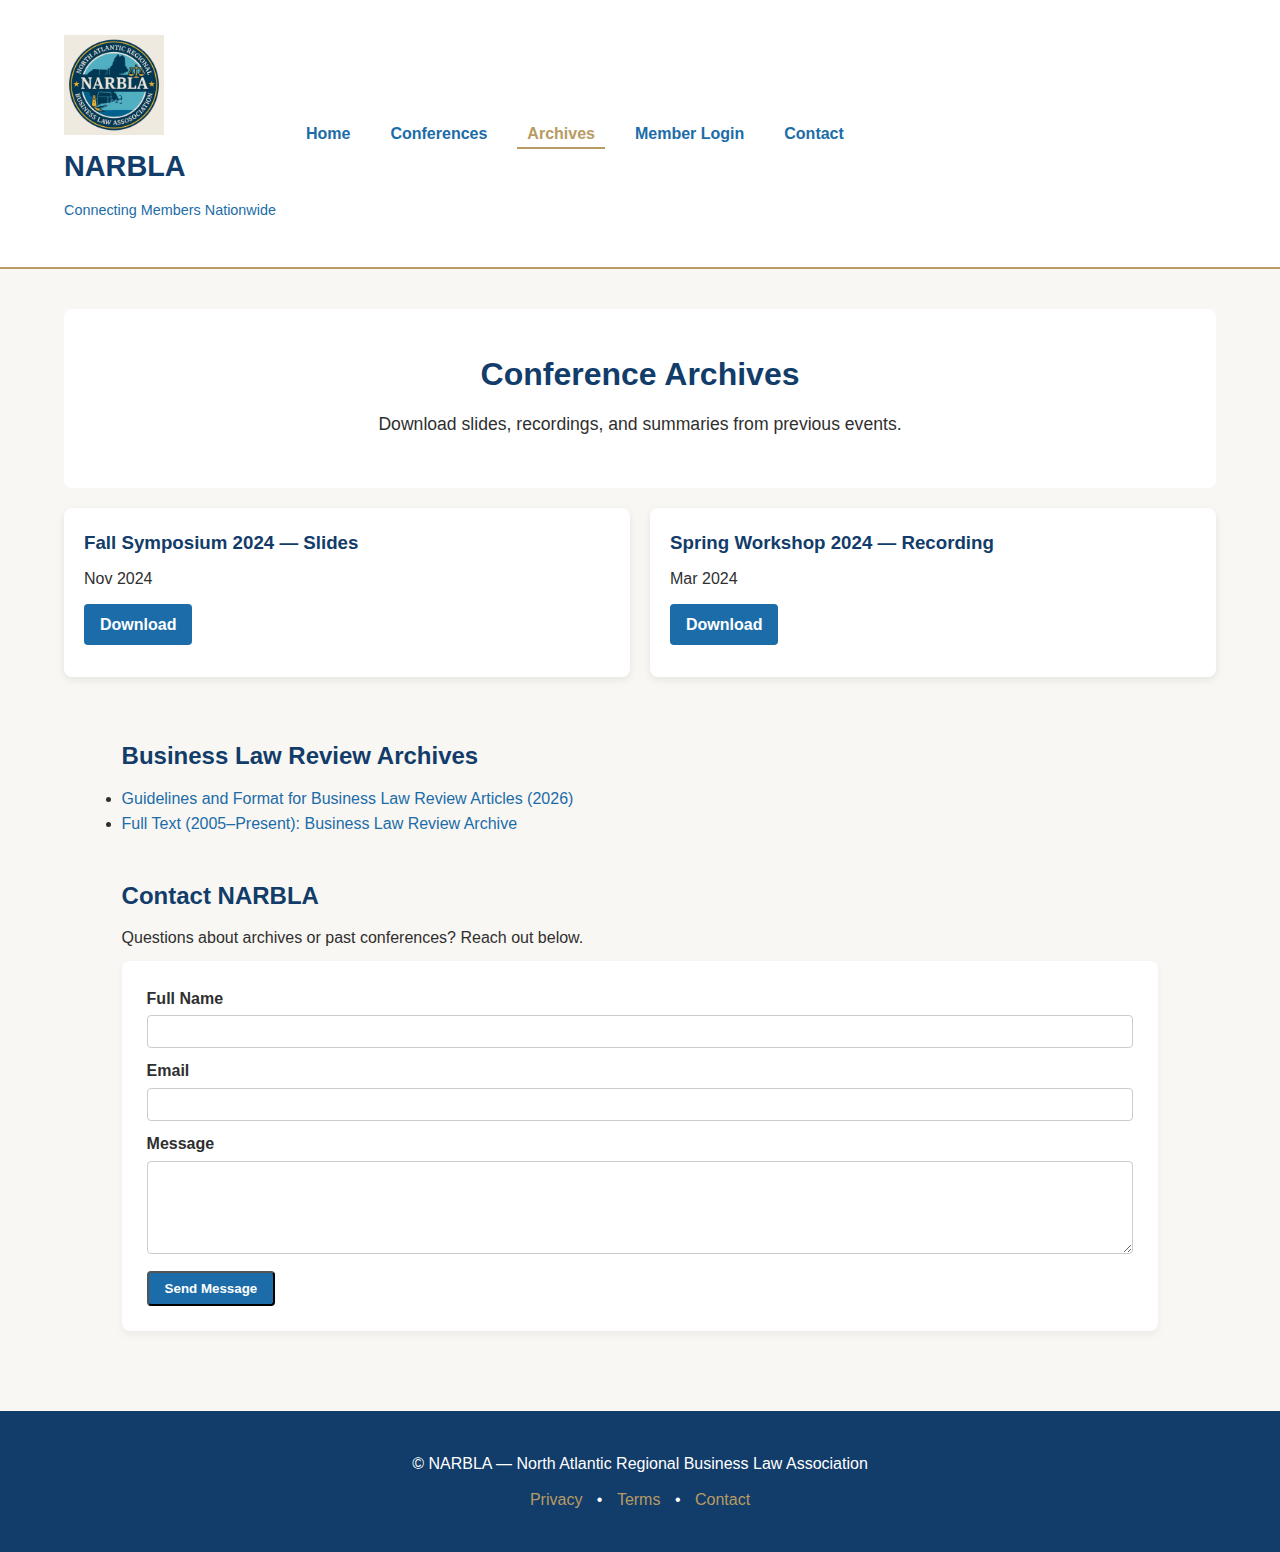
<file: archive.html>
<!DOCTYPE html>
<html lang="en">
  <head>
    <meta charset="utf-8" />
    <meta name="viewport" content="width=device-width, initial-scale=1" />
    <title>Archives — NARBLA</title>
    <meta
      name="description"
      content="Download past NARBLA conference slides, recordings, and Business Law Review archives."
    />
    <link rel="stylesheet" href="css/styles.css" />
  </head>
  <body>
    <header class="site-header">
      <div class="container header-inner">
        <div class="brand centered-logo">
          <img src="narbla-logo.png" alt="NARBLA logo" class="logo" />
          <div class="brand-text">
            <h1>NARBLA</h1>
            <p class="tagline">Connecting Members Nationwide</p>
          </div>
        </div>

        <nav class="main-nav">
          <ul class="nav-list">
            <li><a href="index.html">Home</a></li>
            <li><a href="conferences.html">Conferences</a></li>
            <li><a href="archive.html" class="active">Archives</a></li>
            <li><a href="login.html">Member Login</a></li>
            <li><a href="#contact">Contact</a></li>
          </ul>
        </nav>
      </div>
    </header>

    <main class="container">
      <section class="page-hero">
        <h2>Conference Archives</h2>
        <p>Download slides, recordings, and summaries from previous events.</p>
      </section>

      <section class="archive-list" id="archiveList">
        <!-- Archive items will be inserted here by JavaScript -->
      </section>

      <section class="archives container">
        <h2>Business Law Review Archives</h2>
        <ul>
          <li>
            <a href="guidelines.html"
              >Guidelines and Format for Business Law Review Articles (2026)</a
            >
          </li>
          <li>
            <a
              href="https://www.husson.edu/college-of-business/publications-from-the-cob/businesslawreview"
              target="_blank"
              >Full Text (2005–Present): Business Law Review Archive</a
            >
          </li>
        </ul>
      </section>

      <section id="contact" class="contact container">
        <h2>Contact NARBLA</h2>
        <p>Questions about archives or past conferences? Reach out below.</p>
        <form
          action="https://formspree.io/f/YOUR_FORM_ID"
          method="POST"
          class="form"
        >
          <label>Full Name<input type="text" name="name" required /></label>
          <label>Email<input type="email" name="_replyto" required /></label>
          <label
            >Message<textarea name="message" rows="5" required></textarea>
          </label>
          <button type="submit" class="btn">Send Message</button>
        </form>
      </section>
    </main>

    <footer class="site-footer">
      <div class="container footer-inner">
        <p>
          &copy; <span id="year"></span> NARBLA — North Atlantic Regional
          Business Law Association
        </p>
        <nav class="footer-nav">
          <a href="#">Privacy</a> • <a href="#">Terms</a> •
          <a href="#">Contact</a>
        </nav>
      </div>
    </footer>

    <button id="backToTop" title="Back to Top">↑</button>

    <script>
      document.addEventListener("DOMContentLoaded", () => {
        const archives = [
          { title: "Fall Symposium 2024 — Slides", date: "Nov 2024", url: "#" },
          {
            title: "Spring Workshop 2024 — Recording",
            date: "Mar 2024",
            url: "#",
          },
        ];
        const list = document.getElementById("archiveList");
        archives.forEach((a) => {
          const div = document.createElement("div");
          div.className = "archive-item";
          div.innerHTML = `
          <h3>${a.title}</h3>
          <p>${a.date}</p>
          <p><a href="${a.url}" class="btn">Download</a></p>
        `;
          list.appendChild(div);
        });
      });
    </script>
  </body>
</html>
</file>
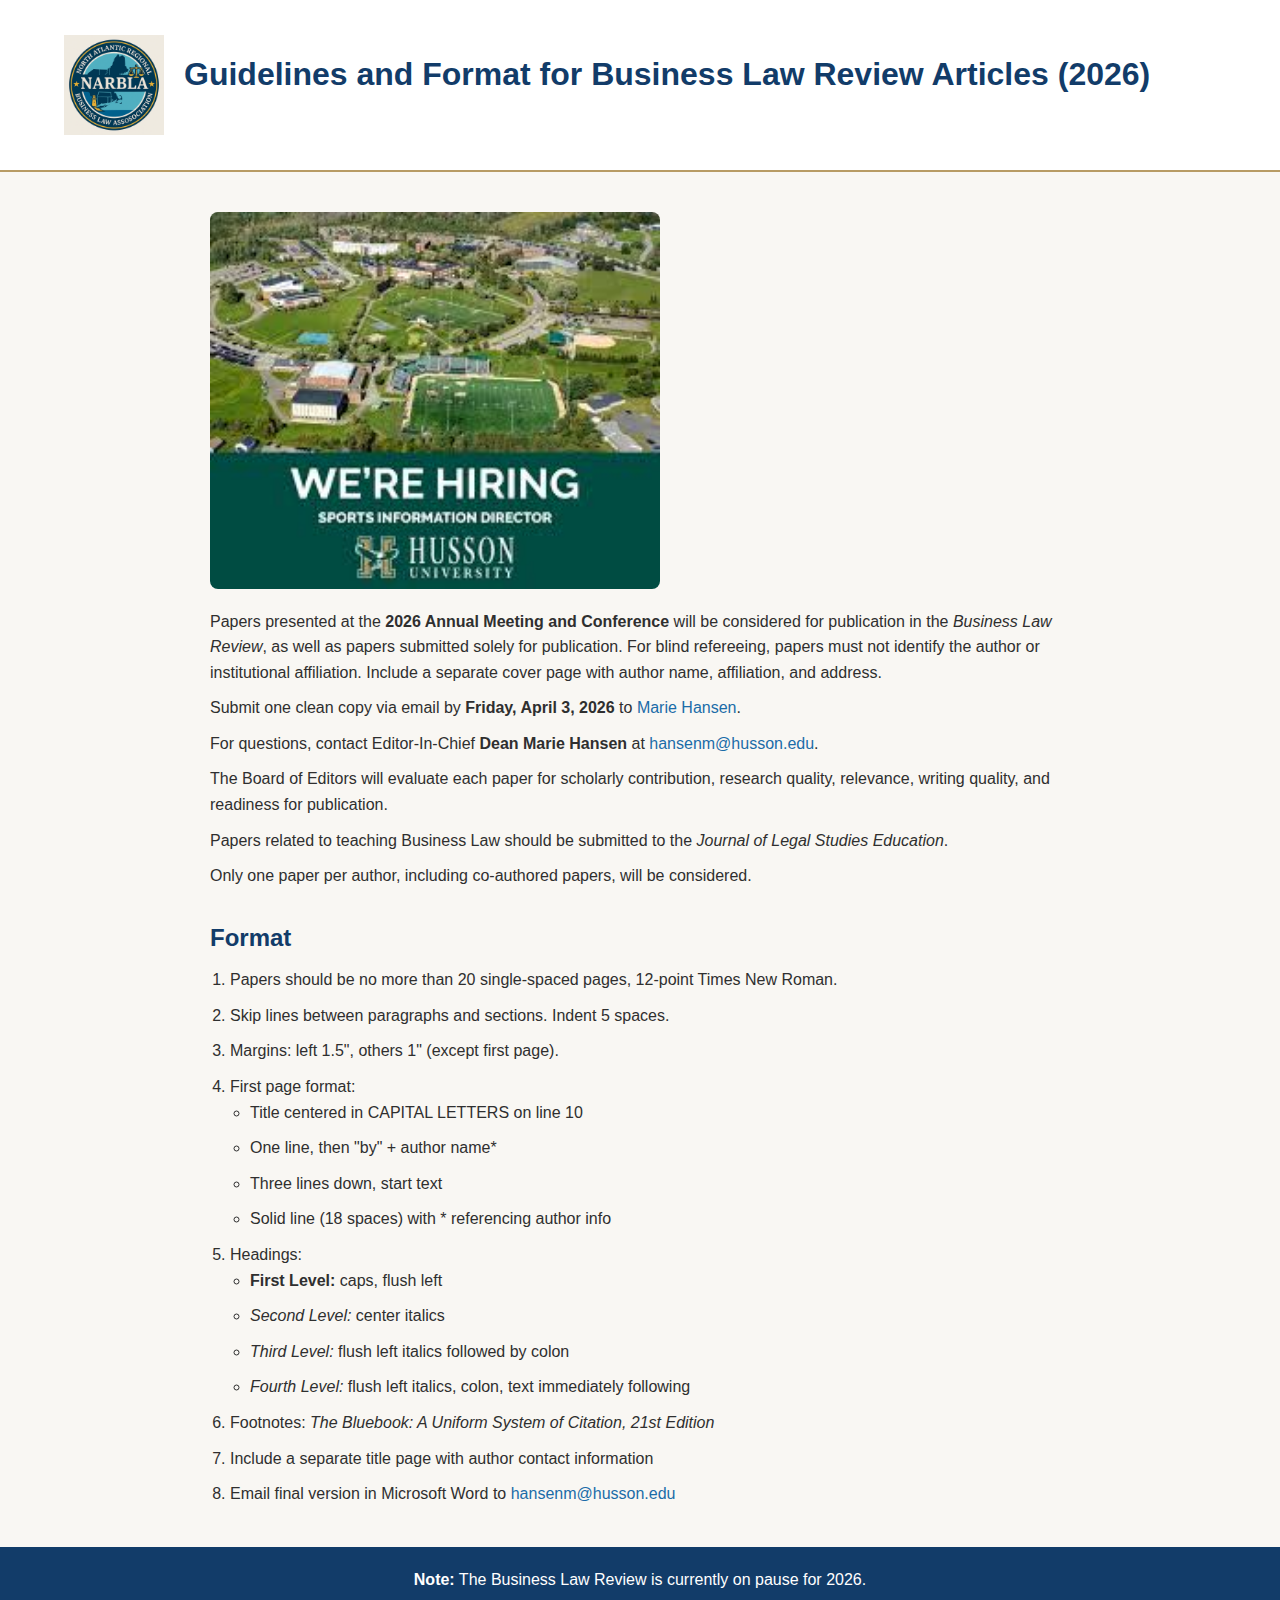
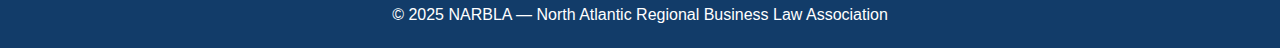
<file: guidelines.html>
<!DOCTYPE html>
<html lang="en">
  <head>
    <meta charset="UTF-8" />
    <meta name="viewport" content="width=device-width, initial-scale=1.0" />
    <title>Guidelines — Business Law Review 2026 | NARBLA</title>
    <link rel="stylesheet" href="css/styles.css" />
    <style>
      main {
        max-width: 900px;
        margin: 40px auto;
        padding: 0 20px;
      }
      h1,
      h2 {
        color: #123c69;
      }
      h1 {
        text-align: center;
        margin-bottom: 20px;
      }
      section {
        margin-bottom: 30px;
      }
      ol,
      ul {
        margin-left: 20px;
      }
      li {
        margin-bottom: 10px;
      }
      a {
        color: #1b6ca8;
        text-decoration: none;
      }
      a:hover {
        text-decoration: underline;
      }
      footer {
        background: #123c69;
        color: white;
        text-align: center;
        padding: 20px;
        margin-top: 40px;
      }
      .guidelines-banner {
        width: 100%;
        height: auto;
        border-radius: 8px;
        margin: 20px 0;
      }
    </style>
  </head>
  <body>
    <header class="site-header">
      <div class="container header-inner">
        <img src="narbla-logo.png" alt="NARBLA logo" class="logo" />
        <h1>Guidelines and Format for Business Law Review Articles (2026)</h1>
      </div>
    </header>

    <main>
      <img
        src="guidelines.png"
        alt="Guidelines Banner"
        class="guidelines-banner"
      />

      <section>
        <p>
          Papers presented at the
          <strong>2026 Annual Meeting and Conference</strong> will be considered
          for publication in the <em>Business Law Review</em>, as well as papers
          submitted solely for publication. For blind refereeing, papers must
          not identify the author or institutional affiliation. Include a
          separate cover page with author name, affiliation, and address.
        </p>
        <p>
          Submit one clean copy via email by
          <strong>Friday, April 3, 2026</strong> to
          <a href="mailto:hansenm@husson.edu">Marie Hansen</a>.
        </p>
        <p>
          For questions, contact Editor-In-Chief
          <strong>Dean Marie Hansen</strong> at
          <a href="mailto:hansenm@husson.edu">hansenm@husson.edu</a>.
        </p>
        <p>
          The Board of Editors will evaluate each paper for scholarly
          contribution, research quality, relevance, writing quality, and
          readiness for publication.
        </p>
        <p>
          Papers related to teaching Business Law should be submitted to the
          <em>Journal of Legal Studies Education</em>.
        </p>
        <p>
          Only one paper per author, including co-authored papers, will be
          considered.
        </p>
      </section>

      <section>
        <h2>Format</h2>
        <ol>
          <li>
            Papers should be no more than 20 single-spaced pages, 12-point Times
            New Roman.
          </li>
          <li>Skip lines between paragraphs and sections. Indent 5 spaces.</li>
          <li>Margins: left 1.5", others 1" (except first page).</li>
          <li>
            First page format:
            <ul>
              <li>Title centered in CAPITAL LETTERS on line 10</li>
              <li>One line, then "by" + author name*</li>
              <li>Three lines down, start text</li>
              <li>Solid line (18 spaces) with * referencing author info</li>
            </ul>
          </li>
          <li>
            Headings:
            <ul>
              <li><strong>First Level:</strong> caps, flush left</li>
              <li><em>Second Level:</em> center italics</li>
              <li>
                <em>Third Level:</em> flush left italics followed by colon
              </li>
              <li>
                <em>Fourth Level:</em> flush left italics, colon, text
                immediately following
              </li>
            </ul>
          </li>
          <li>
            Footnotes:
            <em>The Bluebook: A Uniform System of Citation, 21st Edition</em>
          </li>
          <li>Include a separate title page with author contact information</li>
          <li>
            Email final version in Microsoft Word to
            <a href="mailto:hansenm@husson.edu">hansenm@husson.edu</a>
          </li>
        </ol>
      </section>
    </main>

    <footer>
      <p>
        <strong>Note:</strong> The Business Law Review is currently on pause for
        2026.
      </p>
      &copy; 2025 NARBLA — North Atlantic Regional Business Law Association
    </footer>
  </body>
</html>
</file>
<file: css/styles.css>
/* ====== Global Styles ====== */
:root {
  --color-primary: #123c69; /* deep blue for headers/nav */
  --color-secondary: #1b6ca8; /* brighter blue for links/buttons */
  --color-accent: #b89b64; /* accent for highlights */
  --color-light: #f9f7f3; /* page background */
  --color-dark: #2f2f2f; /* text color */
  --color-white: #ffffff; /* white text */
  --font-base: "Segoe UI", Tahoma, Geneva, Verdana, sans-serif;
}

* {
  margin: 0;
  padding: 0;
  box-sizing: border-box;
}

body {
  font-family: var(--font-base);
  line-height: 1.6;
  color: var(--color-dark);
  background-color: var(--color-light);
}

a {
  color: var(--color-secondary);
  text-decoration: none;
}

a:hover {
  text-decoration: underline;
}

/* ====== Container ====== */
.container {
  width: 90%;
  max-width: 1200px;
  margin: 0 auto;
  padding: 20px 0;
}

/* ====== Header ====== */
.site-header {
  background-color: var(--color-white);
  border-bottom: 2px solid var(--color-accent);
  padding: 15px 0;
  position: static;
  top: 0;
  z-index: 1000;
}

.header-inner {
  display: flex;
  align-items: center;
  justify-content: space-between;
}

.logo {
  height: 70px;
}

.brand-text h1 {
  font-size: 1.8rem;
  color: var(--color-primary);
}

.brand-text .tagline {
  font-size: 0.9rem;
  color: var(--color-secondary);
}

/* ====== Navigation ====== */
.main-nav .nav-list {
  list-style: none;
  display: flex;
  gap: 20px;
}

.main-nav .nav-list li a {
  font-weight: 600;
  padding: 5px 10px;
  transition: all 0.3s;
}

.main-nav .nav-list li a.active,
.main-nav .nav-list li a:hover {
  color: var(--color-accent);
  border-bottom: 2px solid var(--color-accent);
}

/* ====== Hero Section ====== */
.page-hero {
  text-align: center;
  padding: 40px 20px;
  background-color: var(--color-white);
  border-radius: 8px;
  margin: 20px 0;
}

.page-hero h2 {
  font-size: 2rem;
  color: var(--color-primary);
  margin-bottom: 10px;
}

.page-hero p {
  font-size: 1.1rem;
  color: var(--color-dark);
}

/* ====== Buttons ====== */
.btn {
  display: inline-block;
  background-color: var(--color-secondary);
  color: var(--color-white);
  padding: 8px 16px;
  border-radius: 4px;
  font-weight: 600;
  transition: all 0.3s;
  text-align: center;
}

.btn:hover {
  background-color: var(--color-accent);
  color: var(--color-white);
}

/* ====== Forms ====== */
form.form {
  background-color: var(--color-white);
  padding: 25px;
  border-radius: 8px;
  box-shadow: 0 4px 8px rgba(0, 0, 0, 0.05);
}

form label {
  display: block;
  margin-bottom: 10px;
  font-weight: 600;
}

form input[type="text"],
form input[type="email"],
form input[type="password"],
form input[type="tel"],
form textarea,
form select {
  width: 100%;
  padding: 8px 10px;
  margin-top: 4px;
  border: 1px solid #ccc;
  border-radius: 4px;
}

form textarea {
  resize: vertical;
}

.auth-card {
  max-width: 450px;
  margin: 40px auto;
  text-align: center;
}

/* ====== Archive Items ====== */
.archive-list {
  display: grid;
  grid-template-columns: repeat(auto-fit, minmax(250px, 1fr));
  gap: 20px;
  margin-bottom: 40px;
}

.archive-item {
  background-color: var(--color-white);
  padding: 20px;
  border-radius: 8px;
  box-shadow: 0 3px 8px rgba(0, 0, 0, 0.08);
}

.archive-item h3 {
  color: var(--color-primary);
  margin-bottom: 8px;
}

.archive-item p {
  margin-bottom: 12px;
  color: var(--color-dark);
}

/* ====== Footer ====== */
.site-footer {
  background-color: var(--color-primary);
  color: var(--color-white);
  padding: 20px 0;
  text-align: center;
  margin-top: 40px;
}

.site-footer a {
  color: var(--color-accent);
}

.footer-nav a {
  margin: 0 10px;
}

/* ====== Back to Top Button ====== */
#backToTop {
  position: fixed;
  bottom: 25px;
  right: 25px;
  background-color: var(--color-secondary);
  color: var(--color-white);
  border: none;
  padding: 10px 14px;
  border-radius: 50%;
  font-size: 1.2rem;
  cursor: pointer;
  display: none;
  z-index: 1000;
  transition: background 0.3s;
}

#backToTop:hover {
  background-color: var(--color-accent);
}

/* ====== Misc ====== */
h1,
h2,
h3 {
  color: var(--color-primary);
  margin-bottom: 10px;
}

p {
  margin-bottom: 10px;
}

/* ====== Responsive ====== */
@media (max-width: 768px) {
  .header-inner {
    flex-direction: column;
    text-align: center;
  }

  .main-nav .nav-list {
    flex-direction: column;
    gap: 10px;
    margin-top: 10px;
  }

  .archive-list {
    grid-template-columns: 1fr;
  }
}
/* ====== Logo Adjustments ====== */
.site-header .logo {
  height: 100px; /* Enlarged logo */
  width: auto;
  object-fit: contain;
}

/* Keep logo aligned left and header flex */
.header-inner {
  display: flex;
  align-items: center;
  justify-content: flex-start; /* logo on the left */
  gap: 20px;
}

/* Adjust brand text next to logo */
.brand-text {
  display: flex;
  flex-direction: column;
}

/* ====== Conference Gallery ====== */
.gallery-grid {
  display: grid;
  grid-template-columns: repeat(
    auto-fit,
    minmax(250px, 1fr)
  ); /* 3-4 images side by side depending on screen */
  gap: 20px;
  align-items: center;
  justify-items: center;
}

.gallery-grid img {
  width: 100%;
  max-width: 250px; /* uniform size for all conference images */
  height: auto;
  object-fit: cover;
  border-radius: 8px;
}

/* ====== Hero Media Image ====== */
.hero-media img {
  width: 100%;
  max-width: 250px; /* match gallery images */
  height: auto;
  object-fit: cover;
  border-radius: 8px;
}

/* ====== Responsive Adjustments ====== */
@media (max-width: 768px) {
  .header-inner {
    flex-direction: column;
    align-items: center;
    justify-content: center;
  }

  .gallery-grid {
    grid-template-columns: 1fr; /* stack images on mobile */
  }

  .hero-media img {
    max-width: 100%;
  }
}
/* ====== Guidelines Banner ====== */
.guidelines-banner {
  width: 50%; /* make image half the size */
  max-width: 450px; /* optional: prevents it from getting too large on big screens */
  height: auto; /* maintain aspect ratio */
  display: block;
  margin: 25px auto; /* center the image */
  border-radius: 8px; /* optional: soft corners */
}

/* ====== Responsive Adjustments ====== */
@media (max-width: 768px) {
  .guidelines-banner {
    width: 80%; /* make slightly larger on small screens */
    max-width: none;
  }
}
</file>
